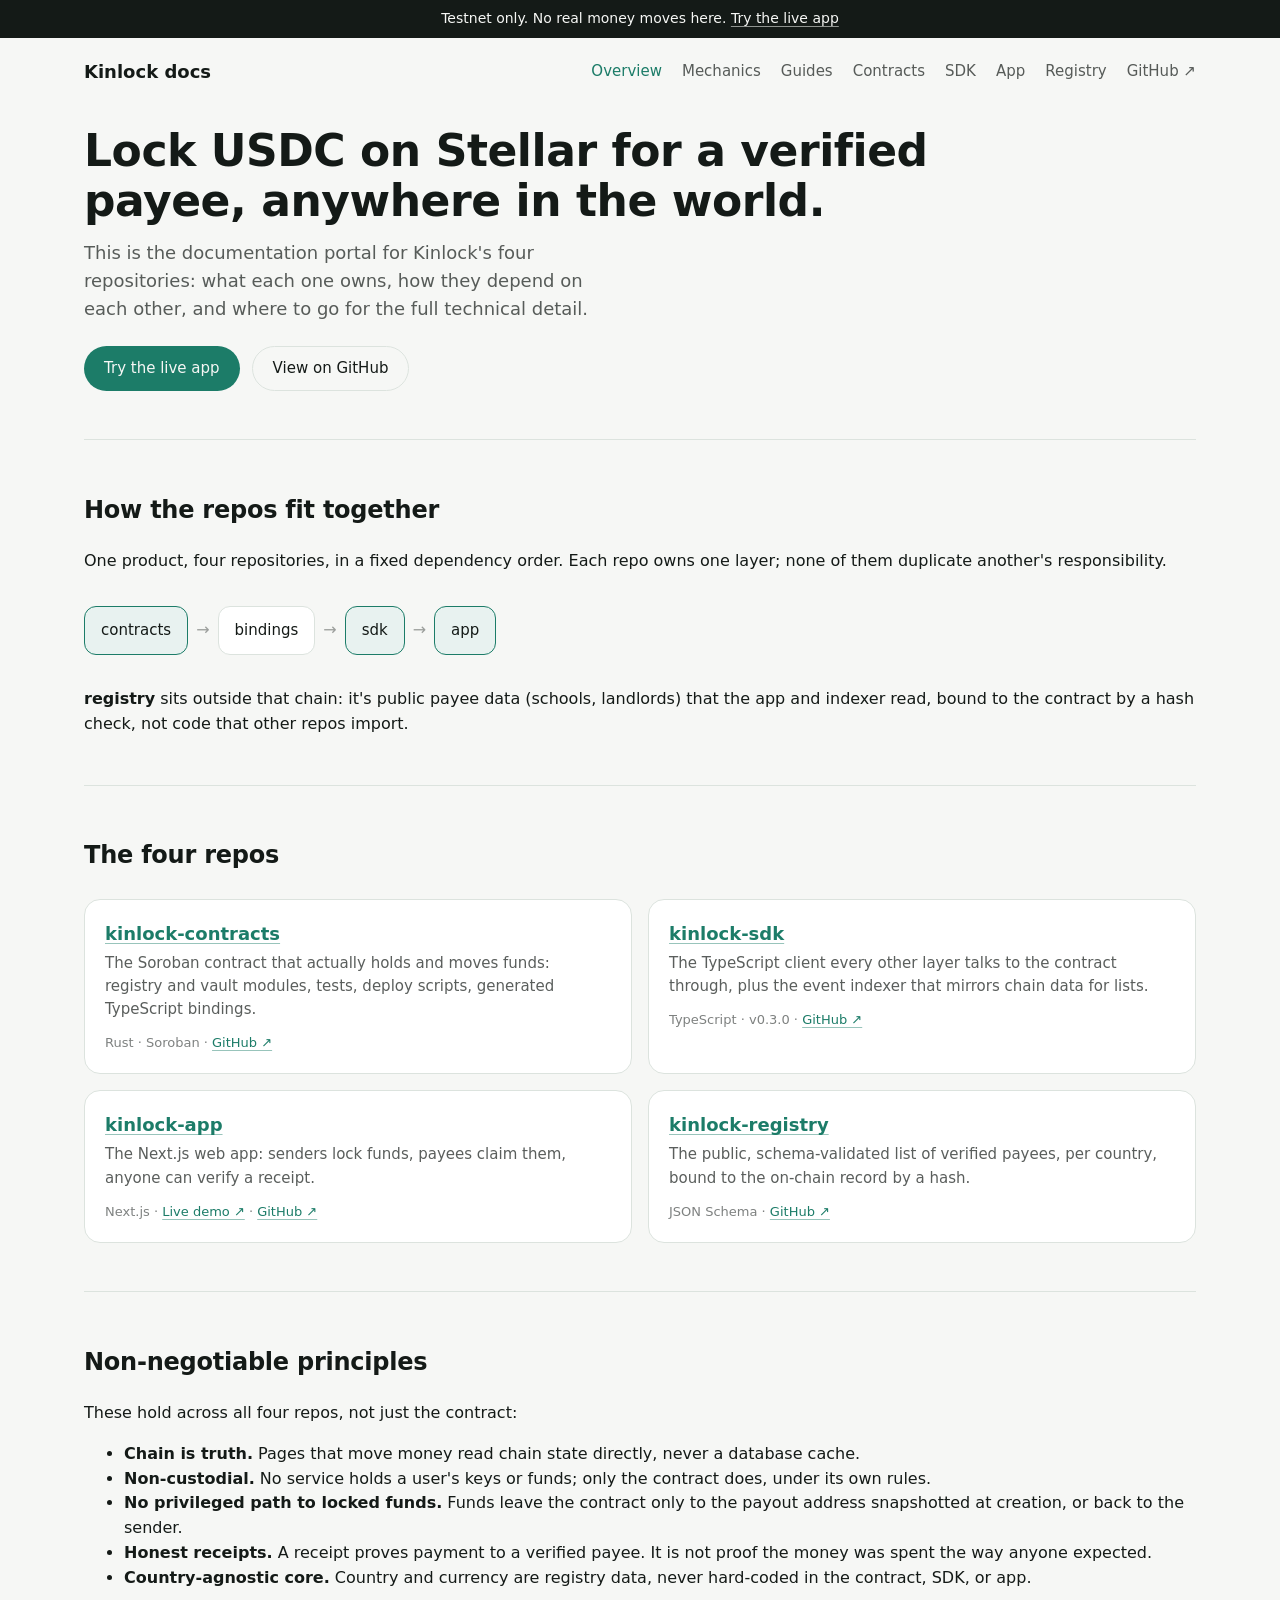
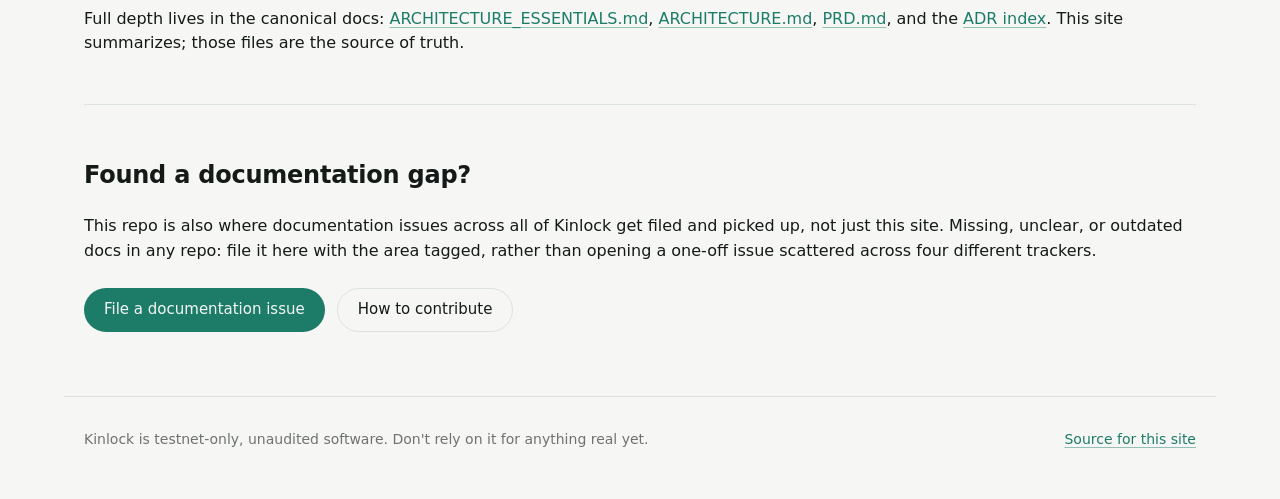
<file: index.html>
<!doctype html>
<html lang="en">
<head>
<meta charset="utf-8" />
<meta name="viewport" content="width=device-width, initial-scale=1" />
<title>Kinlock docs</title>
<meta name="description" content="How Kinlock's four repos fit together: contracts, SDK, app, and registry." />
<link rel="icon" href="favicon.svg" type="image/svg+xml" />
<link rel="icon" href="favicon-32.png" sizes="32x32" type="image/png" />
<link rel="apple-touch-icon" href="apple-touch-icon.png" />
<link rel="stylesheet" href="styles.css" />
</head>
<body>
<div class="banner">Testnet only. No real money moves here. <a href="https://kinlock-app.vercel.app">Try the live app</a></div>
<header class="site">
  <a class="brand" href="index.html">Kinlock docs</a>
  <button type="button" class="nav-toggle" aria-expanded="false" aria-controls="site-nav" aria-label="Open menu">
    <span></span><span></span><span></span>
  </button>
  <nav class="site" id="site-nav">
    <a href="index.html" aria-current="page">Overview</a>
    <a href="mechanics.html">Mechanics</a>
    <a href="guides.html">Guides</a>
    <a href="contracts.html">Contracts</a>
    <a href="sdk.html">SDK</a>
    <a href="app.html">App</a>
    <a href="registry.html">Registry</a>
    <a href="https://github.com/Kinlock-Org">GitHub ↗</a>
  </nav>
</header>
<main>
  <section class="hero">
    <h1 class="reveal">Lock USDC on Stellar for a verified payee, anywhere in the world.</h1>
    <p class="lede reveal reveal-1">
      This is the documentation portal for Kinlock's four repositories: what each one owns, how
      they depend on each other, and where to go for the full technical detail.
    </p>
    <div class="cta-row reveal reveal-2">
      <a class="btn primary" href="https://kinlock-app.vercel.app">Try the live app</a>
      <a class="btn ghost" href="https://github.com/Kinlock-Org">View on GitHub</a>
    </div>
  </section>

  <section>
    <h2>How the repos fit together</h2>
    <p>
      One product, four repositories, in a fixed dependency order. Each repo owns one layer; none
      of them duplicate another's responsibility.
    </p>
    <div class="flow" aria-hidden="true">
      <div class="node emphasis">contracts</div>
      <div class="arrow">&rarr;</div>
      <div class="node">bindings</div>
      <div class="arrow">&rarr;</div>
      <div class="node emphasis">sdk</div>
      <div class="arrow">&rarr;</div>
      <div class="node emphasis">app</div>
    </div>
    <p>
      <strong>registry</strong> sits outside that chain: it's public payee data (schools,
      landlords) that the app and indexer read, bound to the contract by a hash check, not code
      that other repos import.
    </p>
  </section>

  <section>
    <h2>The four repos</h2>
    <div class="repo-grid">
      <div class="card">
        <h3><a href="contracts.html">kinlock-contracts</a></h3>
        <p>The Soroban contract that actually holds and moves funds: registry and vault modules, tests, deploy scripts, generated TypeScript bindings.</p>
        <div class="meta">Rust &middot; Soroban &middot; <a href="https://github.com/Kinlock-Org/kinlock-contracts">GitHub ↗</a></div>
      </div>
      <div class="card">
        <h3><a href="sdk.html">kinlock-sdk</a></h3>
        <p>The TypeScript client every other layer talks to the contract through, plus the event indexer that mirrors chain data for lists.</p>
        <div class="meta">TypeScript &middot; v0.3.0 &middot; <a href="https://github.com/Kinlock-Org/kinlock-sdk">GitHub ↗</a></div>
      </div>
      <div class="card">
        <h3><a href="app.html">kinlock-app</a></h3>
        <p>The Next.js web app: senders lock funds, payees claim them, anyone can verify a receipt.</p>
        <div class="meta">Next.js &middot; <a href="https://kinlock-app.vercel.app">Live demo ↗</a> &middot; <a href="https://github.com/Kinlock-Org/kinlock-app">GitHub ↗</a></div>
      </div>
      <div class="card">
        <h3><a href="registry.html">kinlock-registry</a></h3>
        <p>The public, schema-validated list of verified payees, per country, bound to the on-chain record by a hash.</p>
        <div class="meta">JSON Schema &middot; <a href="https://github.com/Kinlock-Org/kinlock-registry">GitHub ↗</a></div>
      </div>
    </div>
  </section>

  <section>
    <h2>Non-negotiable principles</h2>
    <p>These hold across all four repos, not just the contract:</p>
    <ul>
      <li><strong>Chain is truth.</strong> Pages that move money read chain state directly, never a database cache.</li>
      <li><strong>Non-custodial.</strong> No service holds a user's keys or funds; only the contract does, under its own rules.</li>
      <li><strong>No privileged path to locked funds.</strong> Funds leave the contract only to the payout address snapshotted at creation, or back to the sender.</li>
      <li><strong>Honest receipts.</strong> A receipt proves payment to a verified payee. It is not proof the money was spent the way anyone expected.</li>
      <li><strong>Country-agnostic core.</strong> Country and currency are registry data, never hard-coded in the contract, SDK, or app.</li>
    </ul>
    <p>
      Full depth lives in the canonical docs:
      <a href="https://github.com/Kinlock-Org/.github/blob/main/docs/ARCHITECTURE_ESSENTIALS.md">ARCHITECTURE_ESSENTIALS.md</a>,
      <a href="https://github.com/Kinlock-Org/.github/blob/main/docs/ARCHITECTURE.md">ARCHITECTURE.md</a>,
      <a href="https://github.com/Kinlock-Org/.github/blob/main/docs/PRD.md">PRD.md</a>, and the
      <a href="https://github.com/Kinlock-Org/.github/tree/main/docs/adr">ADR index</a>. This site
      summarizes; those files are the source of truth.
    </p>
  </section>

  <section>
    <h2>Found a documentation gap?</h2>
    <p>
      This repo is also where documentation issues across all of Kinlock get filed and picked up,
      not just this site. Missing, unclear, or outdated docs in any repo: file it here with the
      area tagged, rather than opening a one-off issue scattered across four different trackers.
    </p>
    <div class="cta-row">
      <a class="btn primary" href="https://github.com/Kinlock-Org/Kinlock-Org.github.io/issues/new/choose">File a documentation issue</a>
      <a class="btn ghost" href="https://github.com/Kinlock-Org/Kinlock-Org.github.io/blob/main/CONTRIBUTING.md">How to contribute</a>
    </div>
  </section>
</main>
<footer class="site">
  <span>Kinlock is testnet-only, unaudited software. Don't rely on it for anything real yet.</span>
  <span><a href="https://github.com/Kinlock-Org/Kinlock-Org.github.io">Source for this site</a></span>
</footer>
<script src="nav.js" defer></script>
</body>
</html>
</file>
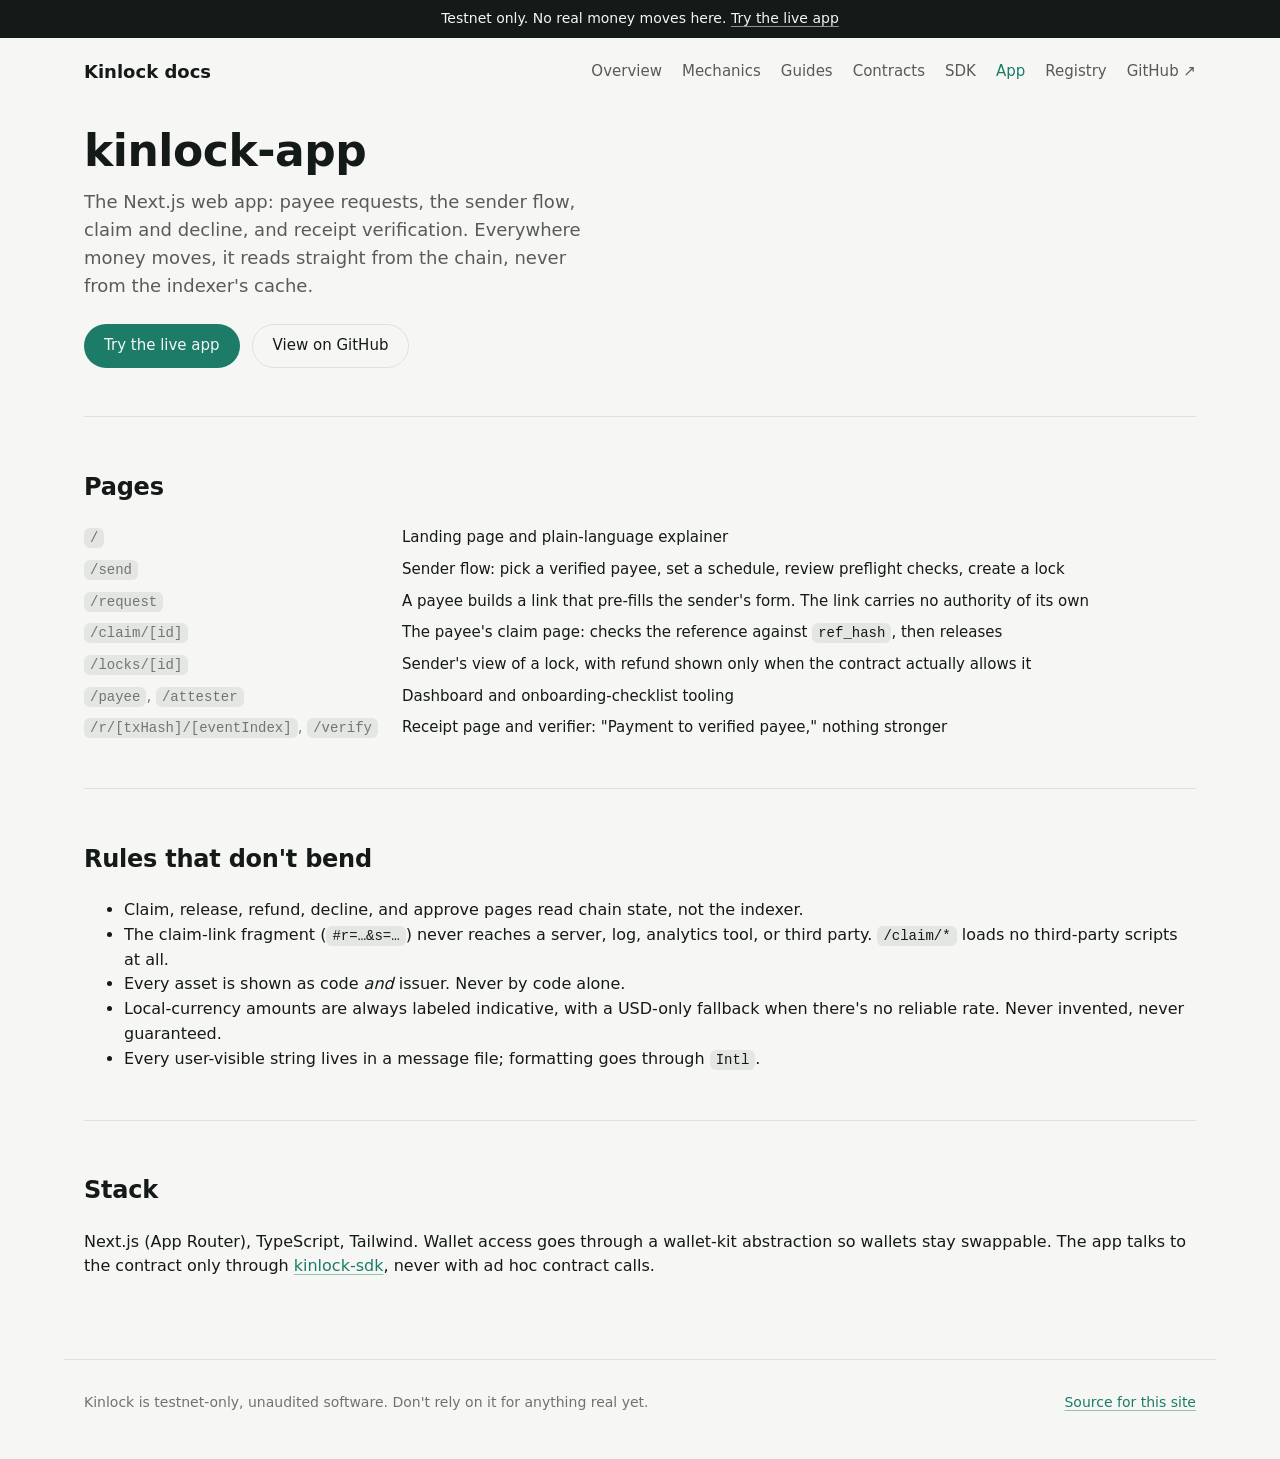
<file: app.html>
<!doctype html>
<html lang="en">
<head>
<meta charset="utf-8" />
<meta name="viewport" content="width=device-width, initial-scale=1" />
<title>kinlock-app &middot; Kinlock docs</title>
<meta name="description" content="The Next.js web app for sending, claiming, and verifying Kinlock payments." />
<link rel="icon" href="favicon.svg" type="image/svg+xml" />
<link rel="icon" href="favicon-32.png" sizes="32x32" type="image/png" />
<link rel="apple-touch-icon" href="apple-touch-icon.png" />
<link rel="stylesheet" href="styles.css" />
</head>
<body>
<div class="banner">Testnet only. No real money moves here. <a href="https://kinlock-app.vercel.app">Try the live app</a></div>
<header class="site">
  <a class="brand" href="index.html">Kinlock docs</a>
  <button type="button" class="nav-toggle" aria-expanded="false" aria-controls="site-nav" aria-label="Open menu">
    <span></span><span></span><span></span>
  </button>
  <nav class="site" id="site-nav">
    <a href="index.html">Overview</a>
    <a href="mechanics.html">Mechanics</a>
    <a href="guides.html">Guides</a>
    <a href="contracts.html">Contracts</a>
    <a href="sdk.html">SDK</a>
    <a href="app.html" aria-current="page">App</a>
    <a href="registry.html">Registry</a>
    <a href="https://github.com/Kinlock-Org">GitHub ↗</a>
  </nav>
</header>
<main>
  <section class="hero">
    <h1>kinlock-app</h1>
    <p class="lede">
      The Next.js web app: payee requests, the sender flow, claim and decline, and receipt
      verification. Everywhere money moves, it reads straight from the chain, never from the
      indexer's cache.
    </p>
    <div class="cta-row">
      <a class="btn primary" href="https://kinlock-app.vercel.app">Try the live app</a>
      <a class="btn ghost" href="https://github.com/Kinlock-Org/kinlock-app">View on GitHub</a>
    </div>
  </section>

  <section>
    <h2>Pages</h2>
    <dl class="facts">
      <dt><code>/</code></dt>
      <dd>Landing page and plain-language explainer</dd>
      <dt><code>/send</code></dt>
      <dd>Sender flow: pick a verified payee, set a schedule, review preflight checks, create a lock</dd>
      <dt><code>/request</code></dt>
      <dd>A payee builds a link that pre-fills the sender's form. The link carries no authority of its own</dd>
      <dt><code>/claim/[id]</code></dt>
      <dd>The payee's claim page: checks the reference against <code>ref_hash</code>, then releases</dd>
      <dt><code>/locks/[id]</code></dt>
      <dd>Sender's view of a lock, with refund shown only when the contract actually allows it</dd>
      <dt><code>/payee</code>, <code>/attester</code></dt>
      <dd>Dashboard and onboarding-checklist tooling</dd>
      <dt><code>/r/[txHash]/[eventIndex]</code>, <code>/verify</code></dt>
      <dd>Receipt page and verifier: "Payment to verified payee," nothing stronger</dd>
    </dl>
  </section>

  <section>
    <h2>Rules that don't bend</h2>
    <ul>
      <li>Claim, release, refund, decline, and approve pages read chain state, not the indexer.</li>
      <li>The claim-link fragment (<code>#r=&hellip;&amp;s=&hellip;</code>) never reaches a server, log, analytics tool, or third party. <code>/claim/*</code> loads no third-party scripts at all.</li>
      <li>Every asset is shown as code <em>and</em> issuer. Never by code alone.</li>
      <li>Local-currency amounts are always labeled indicative, with a USD-only fallback when there's no reliable rate. Never invented, never guaranteed.</li>
      <li>Every user-visible string lives in a message file; formatting goes through <code>Intl</code>.</li>
    </ul>
  </section>

  <section>
    <h2>Stack</h2>
    <p>Next.js (App Router), TypeScript, Tailwind. Wallet access goes through a wallet-kit abstraction so wallets stay swappable. The app talks to the contract only through <a href="sdk.html">kinlock-sdk</a>, never with ad hoc contract calls.</p>
  </section>
</main>
<footer class="site">
  <span>Kinlock is testnet-only, unaudited software. Don't rely on it for anything real yet.</span>
  <span><a href="https://github.com/Kinlock-Org/Kinlock-Org.github.io">Source for this site</a></span>
</footer>
<script src="nav.js" defer></script>
</body>
</html>
</file>
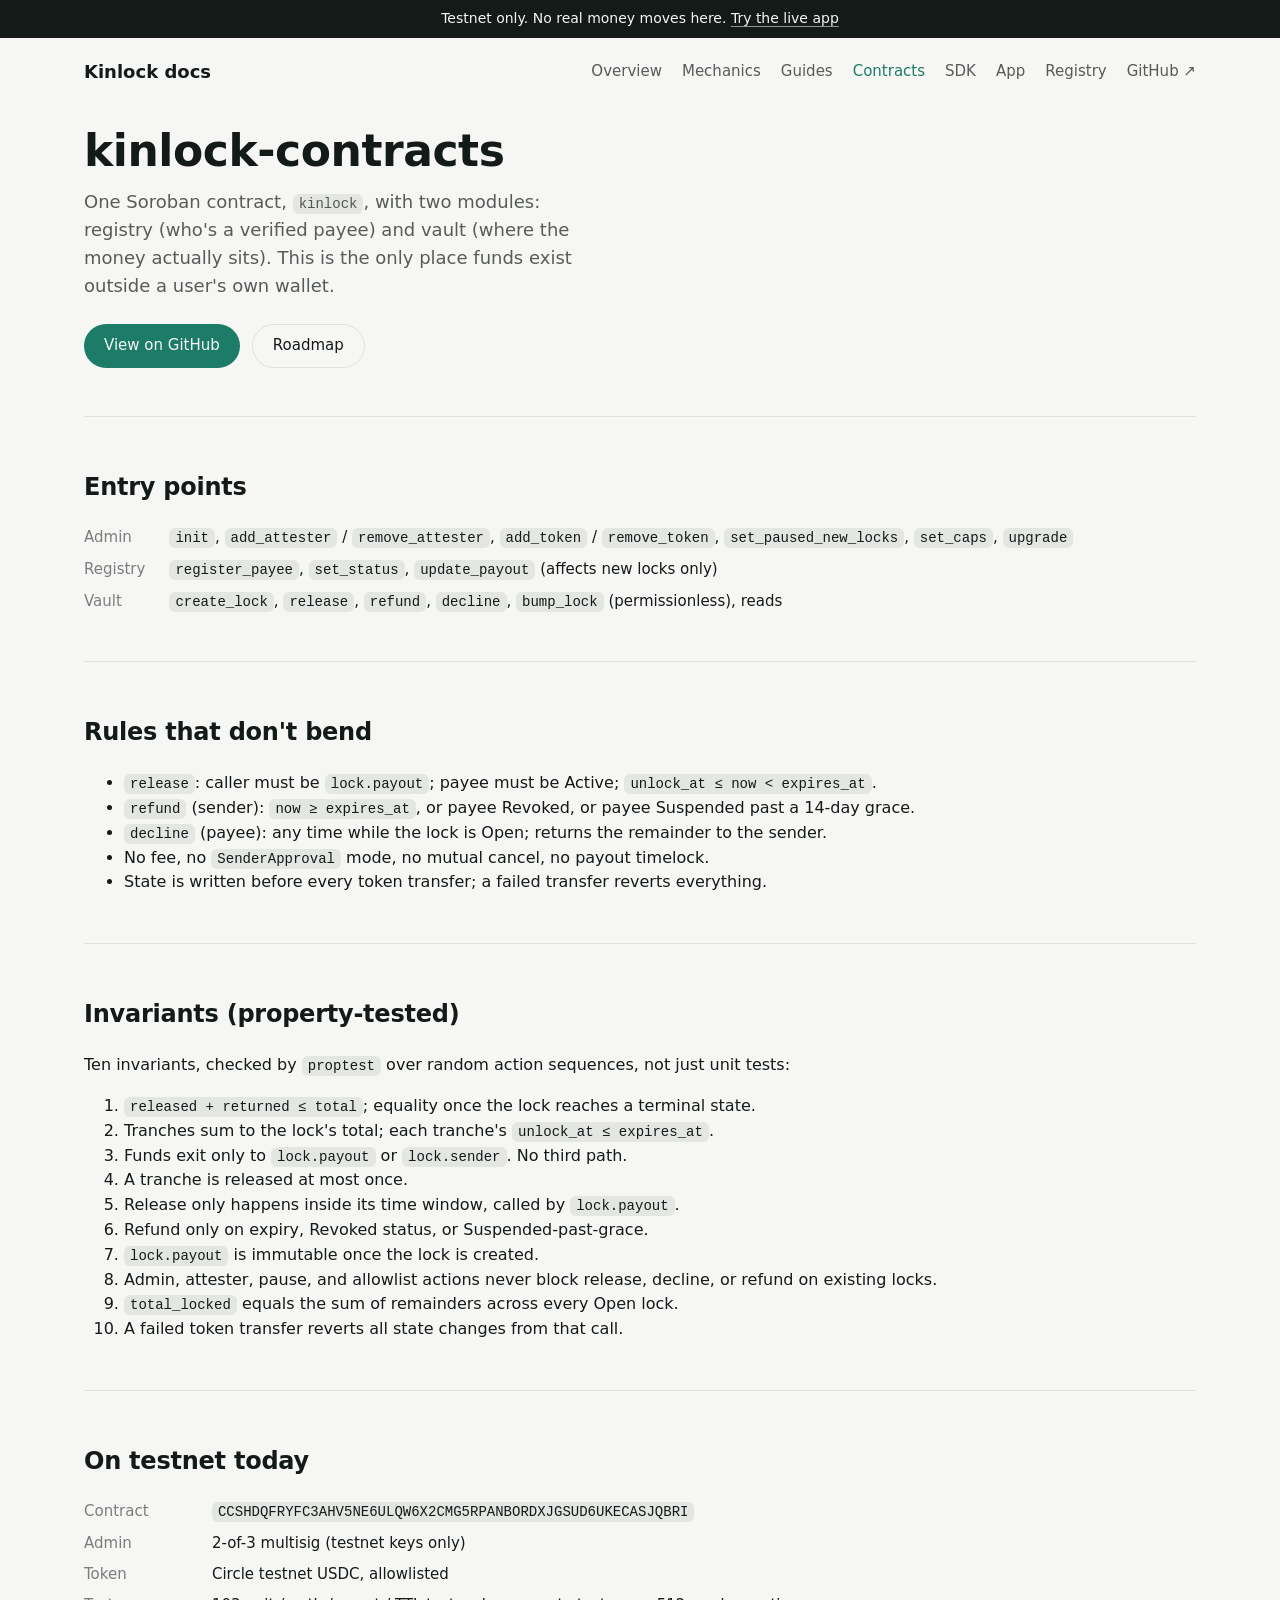
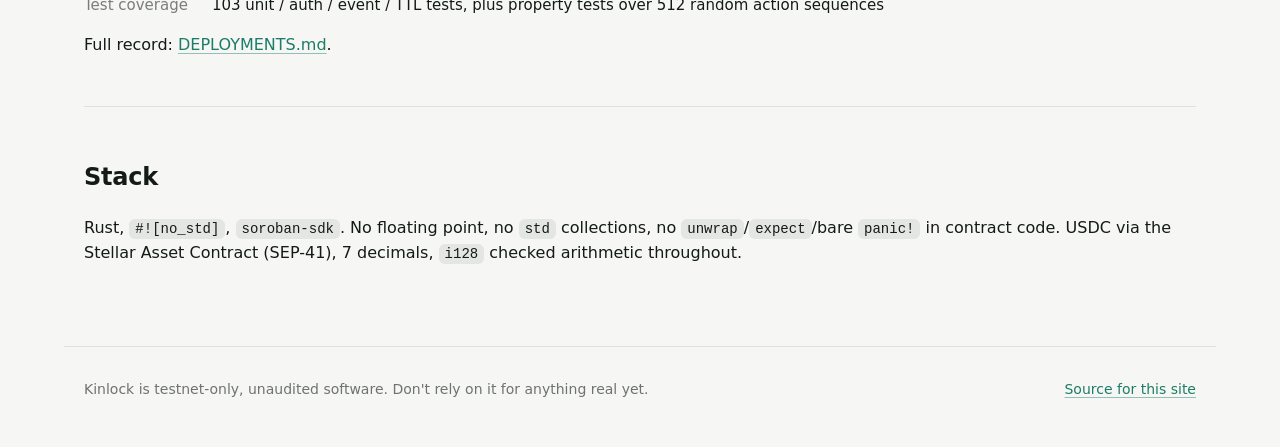
<file: contracts.html>
<!doctype html>
<html lang="en">
<head>
<meta charset="utf-8" />
<meta name="viewport" content="width=device-width, initial-scale=1" />
<title>kinlock-contracts &middot; Kinlock docs</title>
<meta name="description" content="The Soroban contract that holds and moves Kinlock's locked funds." />
<link rel="icon" href="favicon.svg" type="image/svg+xml" />
<link rel="icon" href="favicon-32.png" sizes="32x32" type="image/png" />
<link rel="apple-touch-icon" href="apple-touch-icon.png" />
<link rel="stylesheet" href="styles.css" />
</head>
<body>
<div class="banner">Testnet only. No real money moves here. <a href="https://kinlock-app.vercel.app">Try the live app</a></div>
<header class="site">
  <a class="brand" href="index.html">Kinlock docs</a>
  <button type="button" class="nav-toggle" aria-expanded="false" aria-controls="site-nav" aria-label="Open menu">
    <span></span><span></span><span></span>
  </button>
  <nav class="site" id="site-nav">
    <a href="index.html">Overview</a>
    <a href="mechanics.html">Mechanics</a>
    <a href="guides.html">Guides</a>
    <a href="contracts.html" aria-current="page">Contracts</a>
    <a href="sdk.html">SDK</a>
    <a href="app.html">App</a>
    <a href="registry.html">Registry</a>
    <a href="https://github.com/Kinlock-Org">GitHub ↗</a>
  </nav>
</header>
<main>
  <section class="hero">
    <h1>kinlock-contracts</h1>
    <p class="lede">
      One Soroban contract, <code>kinlock</code>, with two modules: registry (who's a verified
      payee) and vault (where the money actually sits). This is the only place funds exist outside
      a user's own wallet.
    </p>
    <div class="cta-row">
      <a class="btn primary" href="https://github.com/Kinlock-Org/kinlock-contracts">View on GitHub</a>
      <a class="btn ghost" href="https://github.com/Kinlock-Org/kinlock-contracts/blob/main/ROADMAP.md">Roadmap</a>
    </div>
  </section>

  <section>
    <h2>Entry points</h2>
    <dl class="facts">
      <dt>Admin</dt>
      <dd><code>init</code>, <code>add_attester</code> / <code>remove_attester</code>, <code>add_token</code> / <code>remove_token</code>, <code>set_paused_new_locks</code>, <code>set_caps</code>, <code>upgrade</code></dd>
      <dt>Registry</dt>
      <dd><code>register_payee</code>, <code>set_status</code>, <code>update_payout</code> (affects new locks only)</dd>
      <dt>Vault</dt>
      <dd><code>create_lock</code>, <code>release</code>, <code>refund</code>, <code>decline</code>, <code>bump_lock</code> (permissionless), reads</dd>
    </dl>
  </section>

  <section>
    <h2>Rules that don't bend</h2>
    <ul>
      <li><code>release</code>: caller must be <code>lock.payout</code>; payee must be Active; <code>unlock_at &le; now &lt; expires_at</code>.</li>
      <li><code>refund</code> (sender): <code>now &ge; expires_at</code>, or payee Revoked, or payee Suspended past a 14-day grace.</li>
      <li><code>decline</code> (payee): any time while the lock is Open; returns the remainder to the sender.</li>
      <li>No fee, no <code>SenderApproval</code> mode, no mutual cancel, no payout timelock.</li>
      <li>State is written before every token transfer; a failed transfer reverts everything.</li>
    </ul>
  </section>

  <section>
    <h2>Invariants (property-tested)</h2>
    <p>Ten invariants, checked by <code>proptest</code> over random action sequences, not just unit tests:</p>
    <ol>
      <li><code>released + returned &le; total</code>; equality once the lock reaches a terminal state.</li>
      <li>Tranches sum to the lock's total; each tranche's <code>unlock_at &le; expires_at</code>.</li>
      <li>Funds exit only to <code>lock.payout</code> or <code>lock.sender</code>. No third path.</li>
      <li>A tranche is released at most once.</li>
      <li>Release only happens inside its time window, called by <code>lock.payout</code>.</li>
      <li>Refund only on expiry, Revoked status, or Suspended-past-grace.</li>
      <li><code>lock.payout</code> is immutable once the lock is created.</li>
      <li>Admin, attester, pause, and allowlist actions never block release, decline, or refund on existing locks.</li>
      <li><code>total_locked</code> equals the sum of remainders across every Open lock.</li>
      <li>A failed token transfer reverts all state changes from that call.</li>
    </ol>
  </section>

  <section>
    <h2>On testnet today</h2>
    <dl class="facts">
      <dt>Contract</dt>
      <dd><code>CCSHDQFRYFC3AHV5NE6ULQW6X2CMG5RPANBORDXJGSUD6UKECASJQBRI</code></dd>
      <dt>Admin</dt>
      <dd>2-of-3 multisig (testnet keys only)</dd>
      <dt>Token</dt>
      <dd>Circle testnet USDC, allowlisted</dd>
      <dt>Test coverage</dt>
      <dd>103 unit / auth / event / TTL tests, plus property tests over 512 random action sequences</dd>
    </dl>
    <p>Full record: <a href="https://github.com/Kinlock-Org/kinlock-contracts/blob/main/DEPLOYMENTS.md">DEPLOYMENTS.md</a>.</p>
  </section>

  <section>
    <h2>Stack</h2>
    <p>Rust, <code>#![no_std]</code>, <code>soroban-sdk</code>. No floating point, no <code>std</code> collections, no <code>unwrap</code>/<code>expect</code>/bare <code>panic!</code> in contract code. USDC via the Stellar Asset Contract (SEP-41), 7 decimals, <code>i128</code> checked arithmetic throughout.</p>
  </section>
</main>
<footer class="site">
  <span>Kinlock is testnet-only, unaudited software. Don't rely on it for anything real yet.</span>
  <span><a href="https://github.com/Kinlock-Org/Kinlock-Org.github.io">Source for this site</a></span>
</footer>
<script src="nav.js" defer></script>
</body>
</html>
</file>
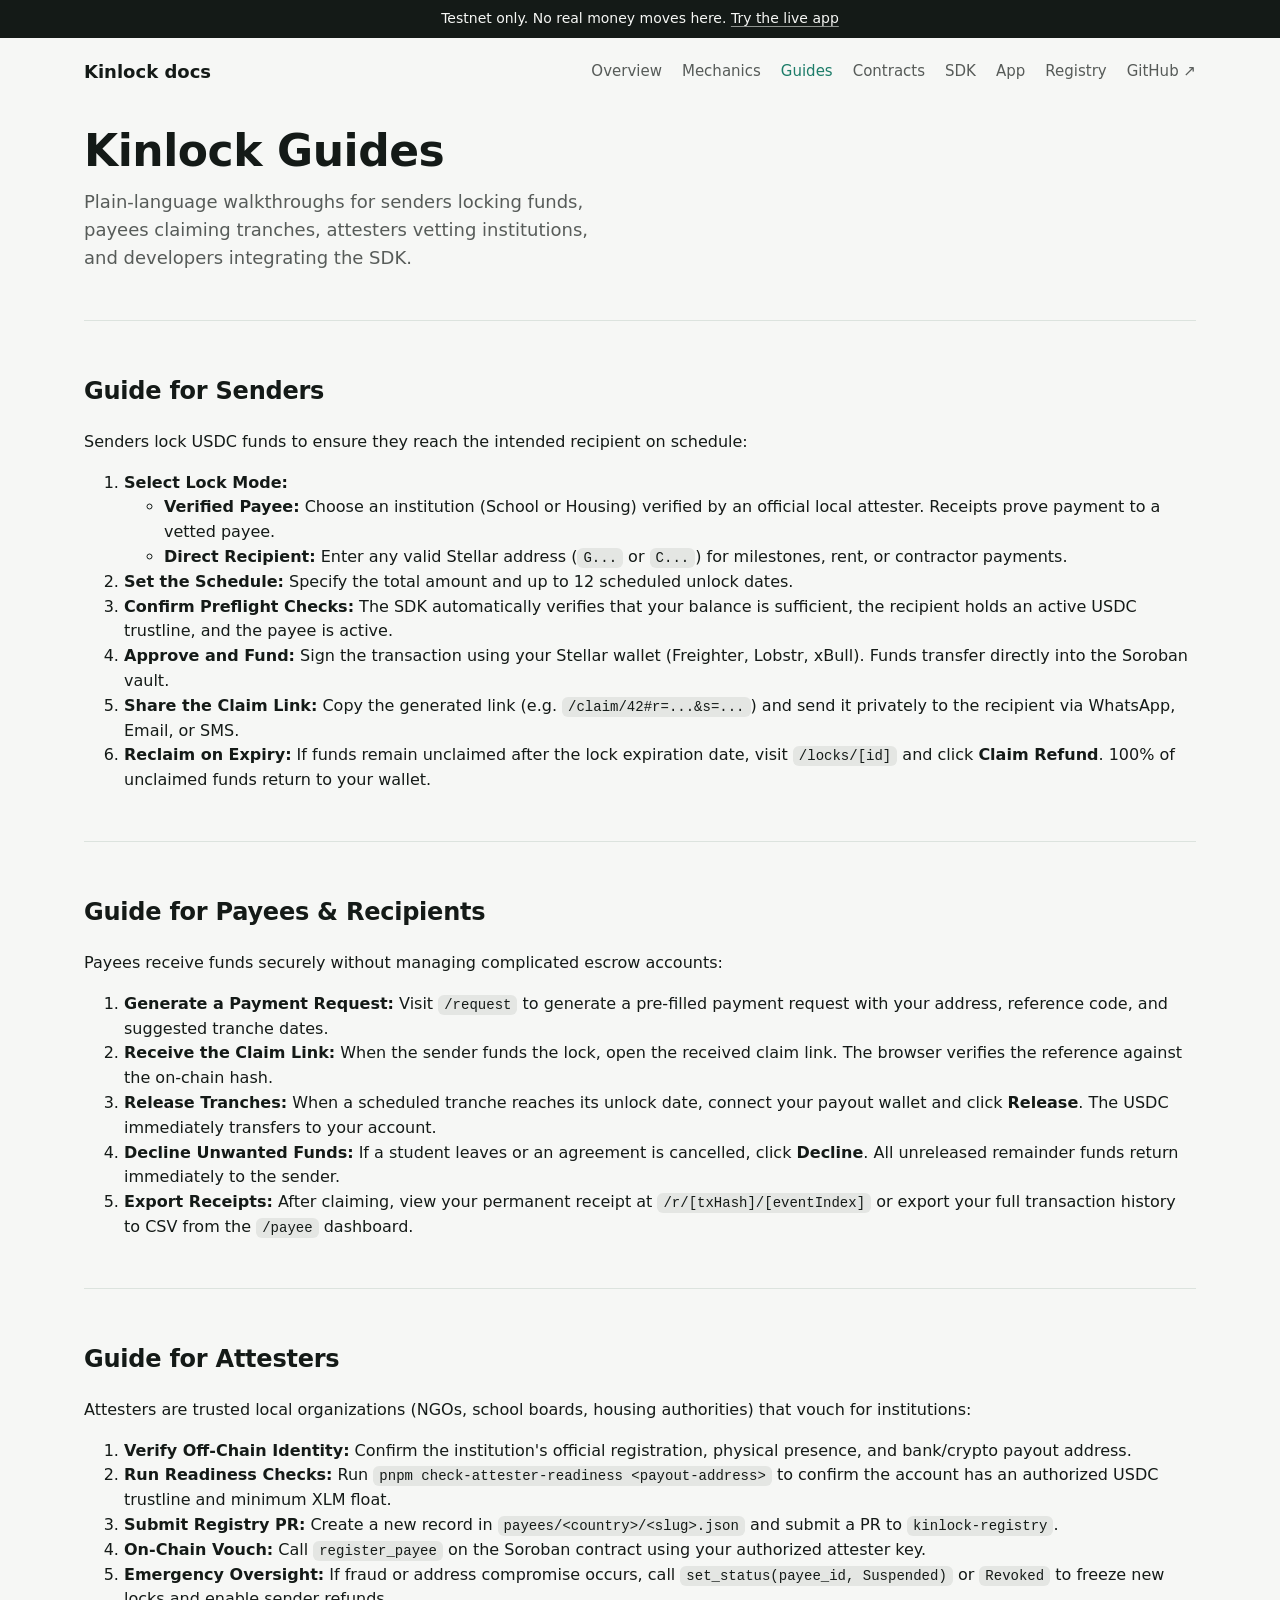
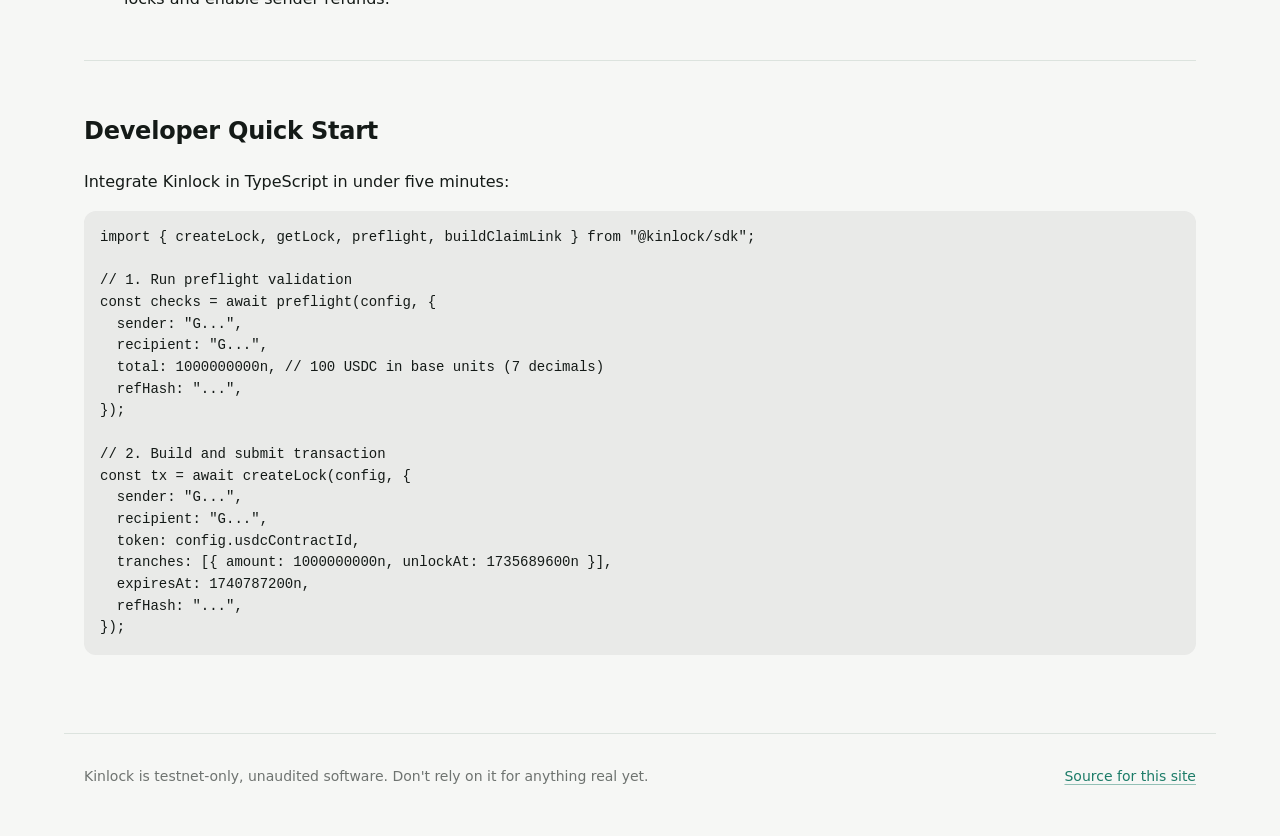
<file: guides.html>
<!doctype html>
<html lang="en">
<head>
<meta charset="utf-8" />
<meta name="viewport" content="width=device-width, initial-scale=1" />
<title>User &amp; Developer Guides &middot; Kinlock docs</title>
<meta name="description" content="Step-by-step guides for senders, payees, attesters, and developers using Kinlock." />
<link rel="icon" href="favicon.svg" type="image/svg+xml" />
<link rel="icon" href="favicon-32.png" sizes="32x32" type="image/png" />
<link rel="apple-touch-icon" href="apple-touch-icon.png" />
<link rel="stylesheet" href="styles.css" />
</head>
<body>
<div class="banner">Testnet only. No real money moves here. <a href="https://kinlock-app.vercel.app">Try the live app</a></div>
<header class="site">
  <a class="brand" href="index.html">Kinlock docs</a>
  <button type="button" class="nav-toggle" aria-expanded="false" aria-controls="site-nav" aria-label="Open menu">
    <span></span><span></span><span></span>
  </button>
  <nav class="site" id="site-nav">
    <a href="index.html">Overview</a>
    <a href="mechanics.html">Mechanics</a>
    <a href="guides.html" aria-current="page">Guides</a>
    <a href="contracts.html">Contracts</a>
    <a href="sdk.html">SDK</a>
    <a href="app.html">App</a>
    <a href="registry.html">Registry</a>
    <a href="https://github.com/Kinlock-Org">GitHub ↗</a>
  </nav>
</header>
<main>
  <section class="hero">
    <h1>Kinlock Guides</h1>
    <p class="lede">
      Plain-language walkthroughs for senders locking funds, payees claiming tranches,
      attesters vetting institutions, and developers integrating the SDK.
    </p>
  </section>

  <section>
    <h2>Guide for Senders</h2>
    <p>
      Senders lock USDC funds to ensure they reach the intended recipient on schedule:
    </p>
    <ol>
      <li><strong>Select Lock Mode:</strong>
        <ul>
          <li><strong>Verified Payee:</strong> Choose an institution (School or Housing) verified by an official local attester. Receipts prove payment to a vetted payee.</li>
          <li><strong>Direct Recipient:</strong> Enter any valid Stellar address (<code>G...</code> or <code>C...</code>) for milestones, rent, or contractor payments.</li>
        </ul>
      </li>
      <li><strong>Set the Schedule:</strong> Specify the total amount and up to 12 scheduled unlock dates.</li>
      <li><strong>Confirm Preflight Checks:</strong> The SDK automatically verifies that your balance is sufficient, the recipient holds an active USDC trustline, and the payee is active.</li>
      <li><strong>Approve and Fund:</strong> Sign the transaction using your Stellar wallet (Freighter, Lobstr, xBull). Funds transfer directly into the Soroban vault.</li>
      <li><strong>Share the Claim Link:</strong> Copy the generated link (e.g. <code>/claim/42#r=...&amp;s=...</code>) and send it privately to the recipient via WhatsApp, Email, or SMS.</li>
      <li><strong>Reclaim on Expiry:</strong> If funds remain unclaimed after the lock expiration date, visit <code>/locks/[id]</code> and click <strong>Claim Refund</strong>. 100% of unclaimed funds return to your wallet.</li>
    </ol>
  </section>

  <section>
    <h2>Guide for Payees &amp; Recipients</h2>
    <p>
      Payees receive funds securely without managing complicated escrow accounts:
    </p>
    <ol>
      <li><strong>Generate a Payment Request:</strong> Visit <code>/request</code> to generate a pre-filled payment request with your address, reference code, and suggested tranche dates.</li>
      <li><strong>Receive the Claim Link:</strong> When the sender funds the lock, open the received claim link. The browser verifies the reference against the on-chain hash.</li>
      <li><strong>Release Tranches:</strong> When a scheduled tranche reaches its unlock date, connect your payout wallet and click <strong>Release</strong>. The USDC immediately transfers to your account.</li>
      <li><strong>Decline Unwanted Funds:</strong> If a student leaves or an agreement is cancelled, click <strong>Decline</strong>. All unreleased remainder funds return immediately to the sender.</li>
      <li><strong>Export Receipts:</strong> After claiming, view your permanent receipt at <code>/r/[txHash]/[eventIndex]</code> or export your full transaction history to CSV from the <code>/payee</code> dashboard.</li>
    </ol>
  </section>

  <section>
    <h2>Guide for Attesters</h2>
    <p>
      Attesters are trusted local organizations (NGOs, school boards, housing authorities) that vouch for institutions:
    </p>
    <ol>
      <li><strong>Verify Off-Chain Identity:</strong> Confirm the institution's official registration, physical presence, and bank/crypto payout address.</li>
      <li><strong>Run Readiness Checks:</strong> Run <code>pnpm check-attester-readiness &lt;payout-address&gt;</code> to confirm the account has an authorized USDC trustline and minimum XLM float.</li>
      <li><strong>Submit Registry PR:</strong> Create a new record in <code>payees/&lt;country&gt;/&lt;slug&gt;.json</code> and submit a PR to <code>kinlock-registry</code>.</li>
      <li><strong>On-Chain Vouch:</strong> Call <code>register_payee</code> on the Soroban contract using your authorized attester key.</li>
      <li><strong>Emergency Oversight:</strong> If fraud or address compromise occurs, call <code>set_status(payee_id, Suspended)</code> or <code>Revoked</code> to freeze new locks and enable sender refunds.</li>
    </ol>
  </section>

  <section>
    <h2>Developer Quick Start</h2>
    <p>Integrate Kinlock in TypeScript in under five minutes:</p>
    <pre><code>import { createLock, getLock, preflight, buildClaimLink } from "@kinlock/sdk";

// 1. Run preflight validation
const checks = await preflight(config, {
  sender: "G...",
  recipient: "G...",
  total: 1000000000n, // 100 USDC in base units (7 decimals)
  refHash: "...",
});

// 2. Build and submit transaction
const tx = await createLock(config, {
  sender: "G...",
  recipient: "G...",
  token: config.usdcContractId,
  tranches: [{ amount: 1000000000n, unlockAt: 1735689600n }],
  expiresAt: 1740787200n,
  refHash: "...",
});</code></pre>
  </section>
</main>
<footer class="site">
  <span>Kinlock is testnet-only, unaudited software. Don't rely on it for anything real yet.</span>
  <span><a href="https://github.com/Kinlock-Org/Kinlock-Org.github.io">Source for this site</a></span>
</footer>
<script src="nav.js" defer></script>
</body>
</html>
</file>
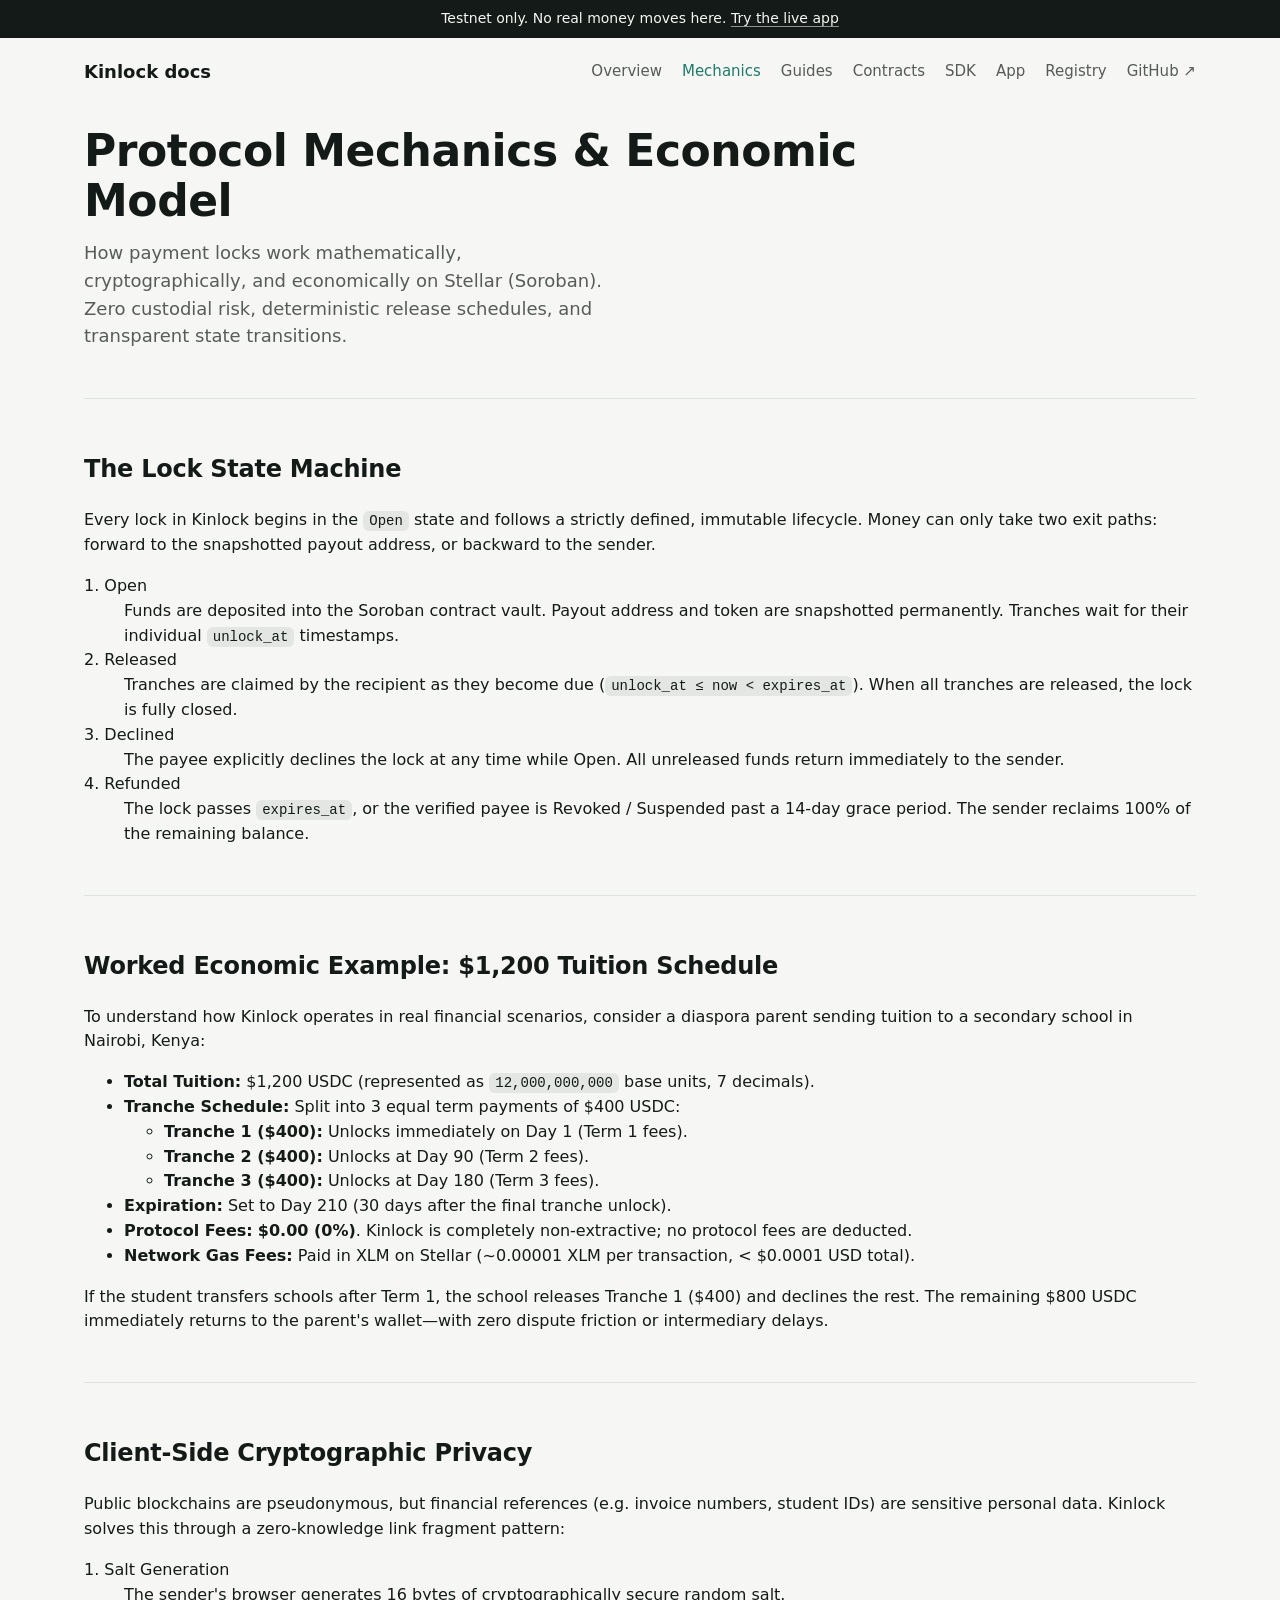
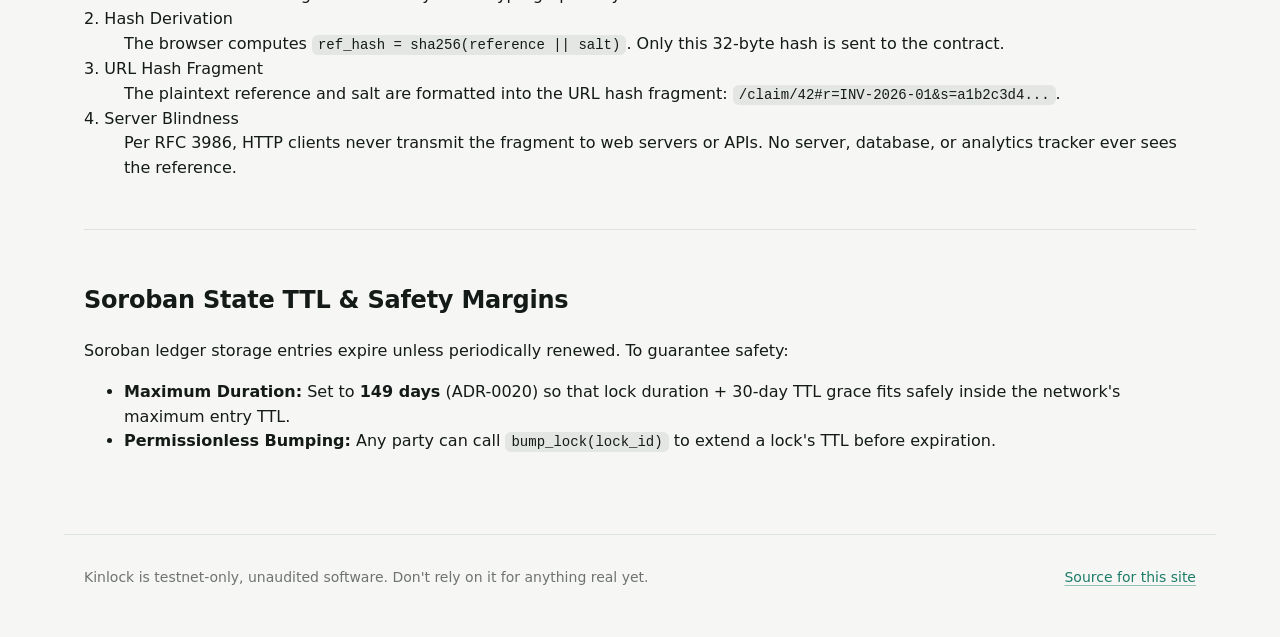
<file: mechanics.html>
<!doctype html>
<html lang="en">
<head>
<meta charset="utf-8" />
<meta name="viewport" content="width=device-width, initial-scale=1" />
<title>Protocol Mechanics &middot; Kinlock docs</title>
<meta name="description" content="Lifecycle, state machine, and economic model of Kinlock programmable payment locks." />
<link rel="icon" href="favicon.svg" type="image/svg+xml" />
<link rel="icon" href="favicon-32.png" sizes="32x32" type="image/png" />
<link rel="apple-touch-icon" href="apple-touch-icon.png" />
<link rel="stylesheet" href="styles.css" />
</head>
<body>
<div class="banner">Testnet only. No real money moves here. <a href="https://kinlock-app.vercel.app">Try the live app</a></div>
<header class="site">
  <a class="brand" href="index.html">Kinlock docs</a>
  <button type="button" class="nav-toggle" aria-expanded="false" aria-controls="site-nav" aria-label="Open menu">
    <span></span><span></span><span></span>
  </button>
  <nav class="site" id="site-nav">
    <a href="index.html">Overview</a>
    <a href="mechanics.html" aria-current="page">Mechanics</a>
    <a href="guides.html">Guides</a>
    <a href="contracts.html">Contracts</a>
    <a href="sdk.html">SDK</a>
    <a href="app.html">App</a>
    <a href="registry.html">Registry</a>
    <a href="https://github.com/Kinlock-Org">GitHub ↗</a>
  </nav>
</header>
<main>
  <section class="hero">
    <h1>Protocol Mechanics & Economic Model</h1>
    <p class="lede">
      How payment locks work mathematically, cryptographically, and economically on Stellar (Soroban).
      Zero custodial risk, deterministic release schedules, and transparent state transitions.
    </p>
  </section>

  <section>
    <h2>The Lock State Machine</h2>
    <p>
      Every lock in Kinlock begins in the <code>Open</code> state and follows a strictly defined,
      immutable lifecycle. Money can only take two exit paths: forward to the snapshotted payout address,
      or backward to the sender.
    </p>
    <div class="facts">
      <dt>1. Open</dt>
      <dd>Funds are deposited into the Soroban contract vault. Payout address and token are snapshotted permanently. Tranches wait for their individual <code>unlock_at</code> timestamps.</dd>
      <dt>2. Released</dt>
      <dd>Tranches are claimed by the recipient as they become due (<code>unlock_at &le; now &lt; expires_at</code>). When all tranches are released, the lock is fully closed.</dd>
      <dt>3. Declined</dt>
      <dd>The payee explicitly declines the lock at any time while Open. All unreleased funds return immediately to the sender.</dd>
      <dt>4. Refunded</dt>
      <dd>The lock passes <code>expires_at</code>, or the verified payee is Revoked / Suspended past a 14-day grace period. The sender reclaims 100% of the remaining balance.</dd>
    </div>
  </section>

  <section>
    <h2>Worked Economic Example: $1,200 Tuition Schedule</h2>
    <p>
      To understand how Kinlock operates in real financial scenarios, consider a diaspora parent sending
      tuition to a secondary school in Nairobi, Kenya:
    </p>
    <ul>
      <li><strong>Total Tuition:</strong> $1,200 USDC (represented as <code>12,000,000,000</code> base units, 7 decimals).</li>
      <li><strong>Tranche Schedule:</strong> Split into 3 equal term payments of $400 USDC:
        <ul>
          <li><strong>Tranche 1 ($400):</strong> Unlocks immediately on Day 1 (Term 1 fees).</li>
          <li><strong>Tranche 2 ($400):</strong> Unlocks at Day 90 (Term 2 fees).</li>
          <li><strong>Tranche 3 ($400):</strong> Unlocks at Day 180 (Term 3 fees).</li>
        </ul>
      </li>
      <li><strong>Expiration:</strong> Set to Day 210 (30 days after the final tranche unlock).</li>
      <li><strong>Protocol Fees:</strong> <strong>$0.00 (0%)</strong>. Kinlock is completely non-extractive; no protocol fees are deducted.</li>
      <li><strong>Network Gas Fees:</strong> Paid in XLM on Stellar (~0.00001 XLM per transaction, &lt; $0.0001 USD total).</li>
    </ul>
    <p>
      If the student transfers schools after Term 1, the school releases Tranche 1 ($400) and declines the rest.
      The remaining $800 USDC immediately returns to the parent's wallet—with zero dispute friction or intermediary delays.
    </p>
  </section>

  <section>
    <h2>Client-Side Cryptographic Privacy</h2>
    <p>
      Public blockchains are pseudonymous, but financial references (e.g. invoice numbers, student IDs)
      are sensitive personal data. Kinlock solves this through a zero-knowledge link fragment pattern:
    </p>
    <div class="facts">
      <dt>1. Salt Generation</dt>
      <dd>The sender's browser generates 16 bytes of cryptographically secure random salt.</dd>
      <dt>2. Hash Derivation</dt>
      <dd>The browser computes <code>ref_hash = sha256(reference || salt)</code>. Only this 32-byte hash is sent to the contract.</dd>
      <dt>3. URL Hash Fragment</dt>
      <dd>The plaintext reference and salt are formatted into the URL hash fragment: <code>/claim/42#r=INV-2026-01&amp;s=a1b2c3d4...</code>.</dd>
      <dt>4. Server Blindness</dt>
      <dd>Per RFC 3986, HTTP clients never transmit the fragment to web servers or APIs. No server, database, or analytics tracker ever sees the reference.</dd>
    </div>
  </section>

  <section>
    <h2>Soroban State TTL &amp; Safety Margins</h2>
    <p>
      Soroban ledger storage entries expire unless periodically renewed. To guarantee safety:
    </p>
    <ul>
      <li><strong>Maximum Duration:</strong> Set to <strong>149 days</strong> (ADR-0020) so that lock duration + 30-day TTL grace fits safely inside the network's maximum entry TTL.</li>
      <li><strong>Permissionless Bumping:</strong> Any party can call <code>bump_lock(lock_id)</code> to extend a lock's TTL before expiration.</li>
    </ul>
  </section>
</main>
<footer class="site">
  <span>Kinlock is testnet-only, unaudited software. Don't rely on it for anything real yet.</span>
  <span><a href="https://github.com/Kinlock-Org/Kinlock-Org.github.io">Source for this site</a></span>
</footer>
<script src="nav.js" defer></script>
</body>
</html>
</file>
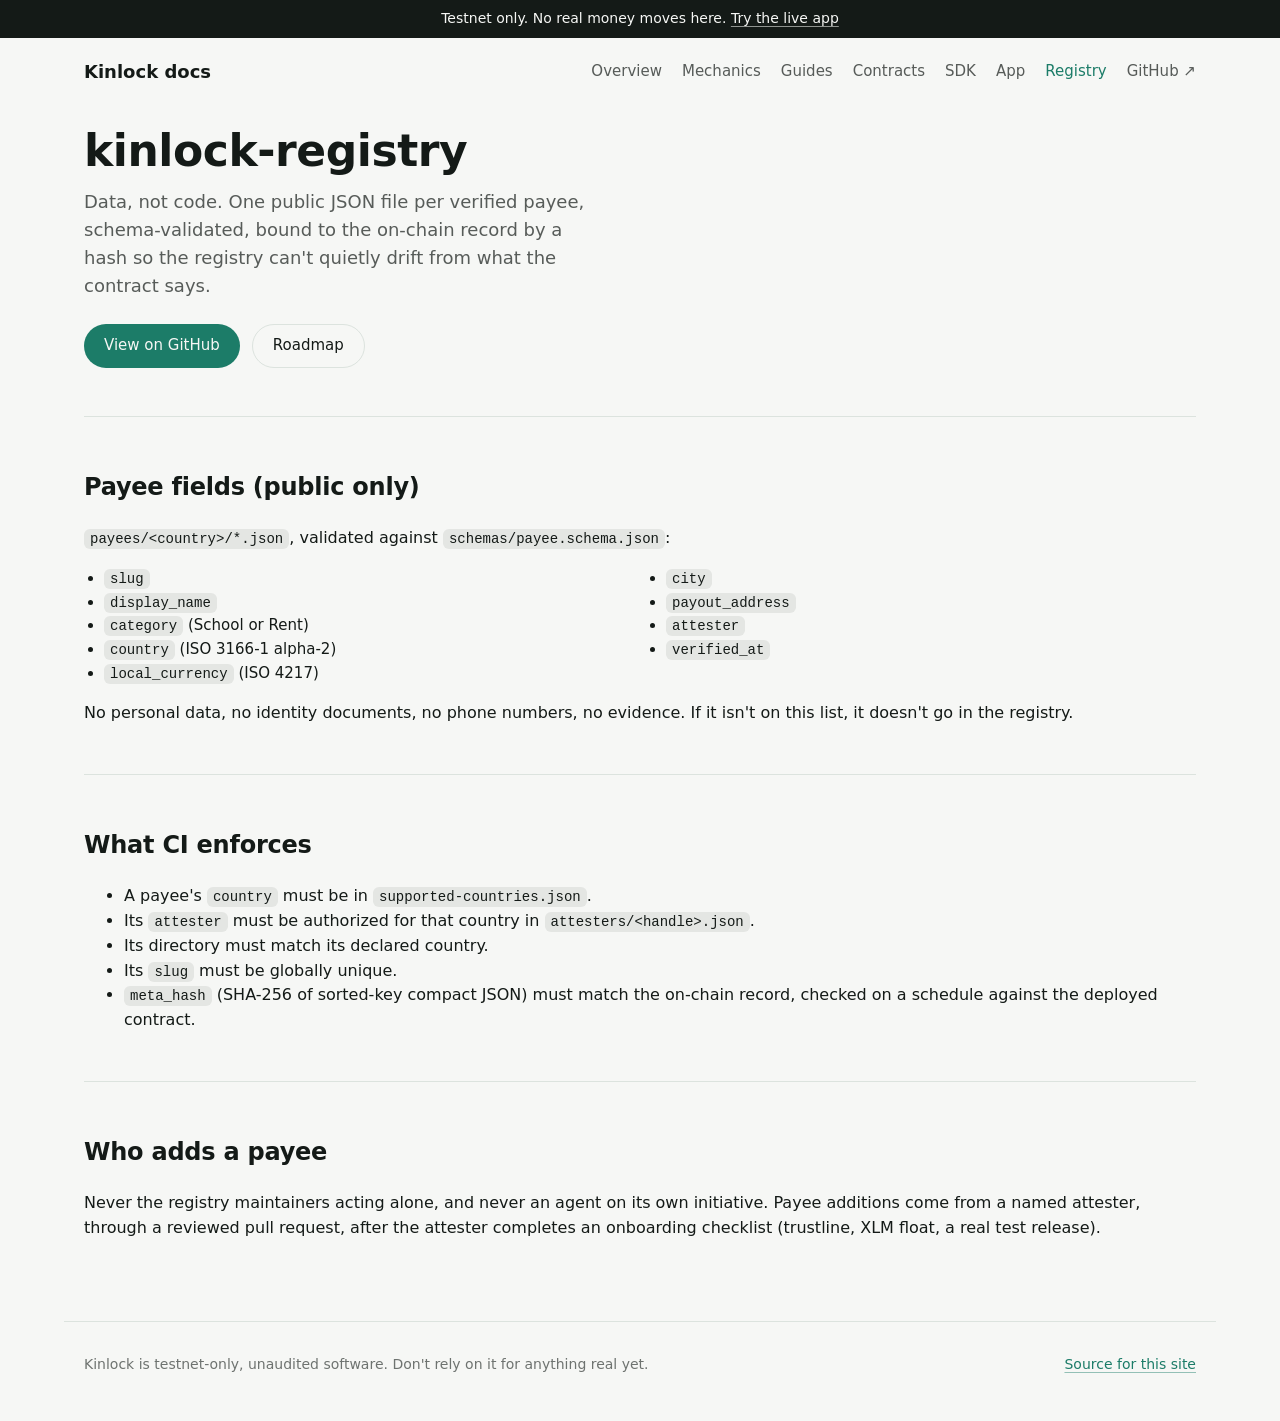
<file: registry.html>
<!doctype html>
<html lang="en">
<head>
<meta charset="utf-8" />
<meta name="viewport" content="width=device-width, initial-scale=1" />
<title>kinlock-registry &middot; Kinlock docs</title>
<meta name="description" content="The public, hash-bound registry of Kinlock-verified payees." />
<link rel="icon" href="favicon.svg" type="image/svg+xml" />
<link rel="icon" href="favicon-32.png" sizes="32x32" type="image/png" />
<link rel="apple-touch-icon" href="apple-touch-icon.png" />
<link rel="stylesheet" href="styles.css" />
</head>
<body>
<div class="banner">Testnet only. No real money moves here. <a href="https://kinlock-app.vercel.app">Try the live app</a></div>
<header class="site">
  <a class="brand" href="index.html">Kinlock docs</a>
  <button type="button" class="nav-toggle" aria-expanded="false" aria-controls="site-nav" aria-label="Open menu">
    <span></span><span></span><span></span>
  </button>
  <nav class="site" id="site-nav">
    <a href="index.html">Overview</a>
    <a href="mechanics.html">Mechanics</a>
    <a href="guides.html">Guides</a>
    <a href="contracts.html">Contracts</a>
    <a href="sdk.html">SDK</a>
    <a href="app.html">App</a>
    <a href="registry.html" aria-current="page">Registry</a>
    <a href="https://github.com/Kinlock-Org">GitHub ↗</a>
  </nav>
</header>
<main>
  <section class="hero">
    <h1>kinlock-registry</h1>
    <p class="lede">
      Data, not code. One public JSON file per verified payee, schema-validated, bound to the
      on-chain record by a hash so the registry can't quietly drift from what the contract says.
    </p>
    <div class="cta-row">
      <a class="btn primary" href="https://github.com/Kinlock-Org/kinlock-registry">View on GitHub</a>
      <a class="btn ghost" href="https://github.com/Kinlock-Org/kinlock-registry/blob/main/ROADMAP.md">Roadmap</a>
    </div>
  </section>

  <section>
    <h2>Payee fields (public only)</h2>
    <p>
      <code>payees/&lt;country&gt;/*.json</code>, validated against
      <code>schemas/payee.schema.json</code>:
    </p>
    <ul class="api-list">
      <li><code>slug</code></li>
      <li><code>display_name</code></li>
      <li><code>category</code> (School or Rent)</li>
      <li><code>country</code> (ISO 3166-1 alpha-2)</li>
      <li><code>local_currency</code> (ISO 4217)</li>
      <li><code>city</code></li>
      <li><code>payout_address</code></li>
      <li><code>attester</code></li>
      <li><code>verified_at</code></li>
    </ul>
    <p>No personal data, no identity documents, no phone numbers, no evidence. If it isn't on this list, it doesn't go in the registry.</p>
  </section>

  <section>
    <h2>What CI enforces</h2>
    <ul>
      <li>A payee's <code>country</code> must be in <code>supported-countries.json</code>.</li>
      <li>Its <code>attester</code> must be authorized for that country in <code>attesters/&lt;handle&gt;.json</code>.</li>
      <li>Its directory must match its declared country.</li>
      <li>Its <code>slug</code> must be globally unique.</li>
      <li><code>meta_hash</code> (SHA-256 of sorted-key compact JSON) must match the on-chain record, checked on a schedule against the deployed contract.</li>
    </ul>
  </section>

  <section>
    <h2>Who adds a payee</h2>
    <p>
      Never the registry maintainers acting alone, and never an agent on its own initiative.
      Payee additions come from a named attester, through a reviewed pull request, after the
      attester completes an onboarding checklist (trustline, XLM float, a real test release).
    </p>
  </section>
</main>
<footer class="site">
  <span>Kinlock is testnet-only, unaudited software. Don't rely on it for anything real yet.</span>
  <span><a href="https://github.com/Kinlock-Org/Kinlock-Org.github.io">Source for this site</a></span>
</footer>
<script src="nav.js" defer></script>
</body>
</html>
</file>
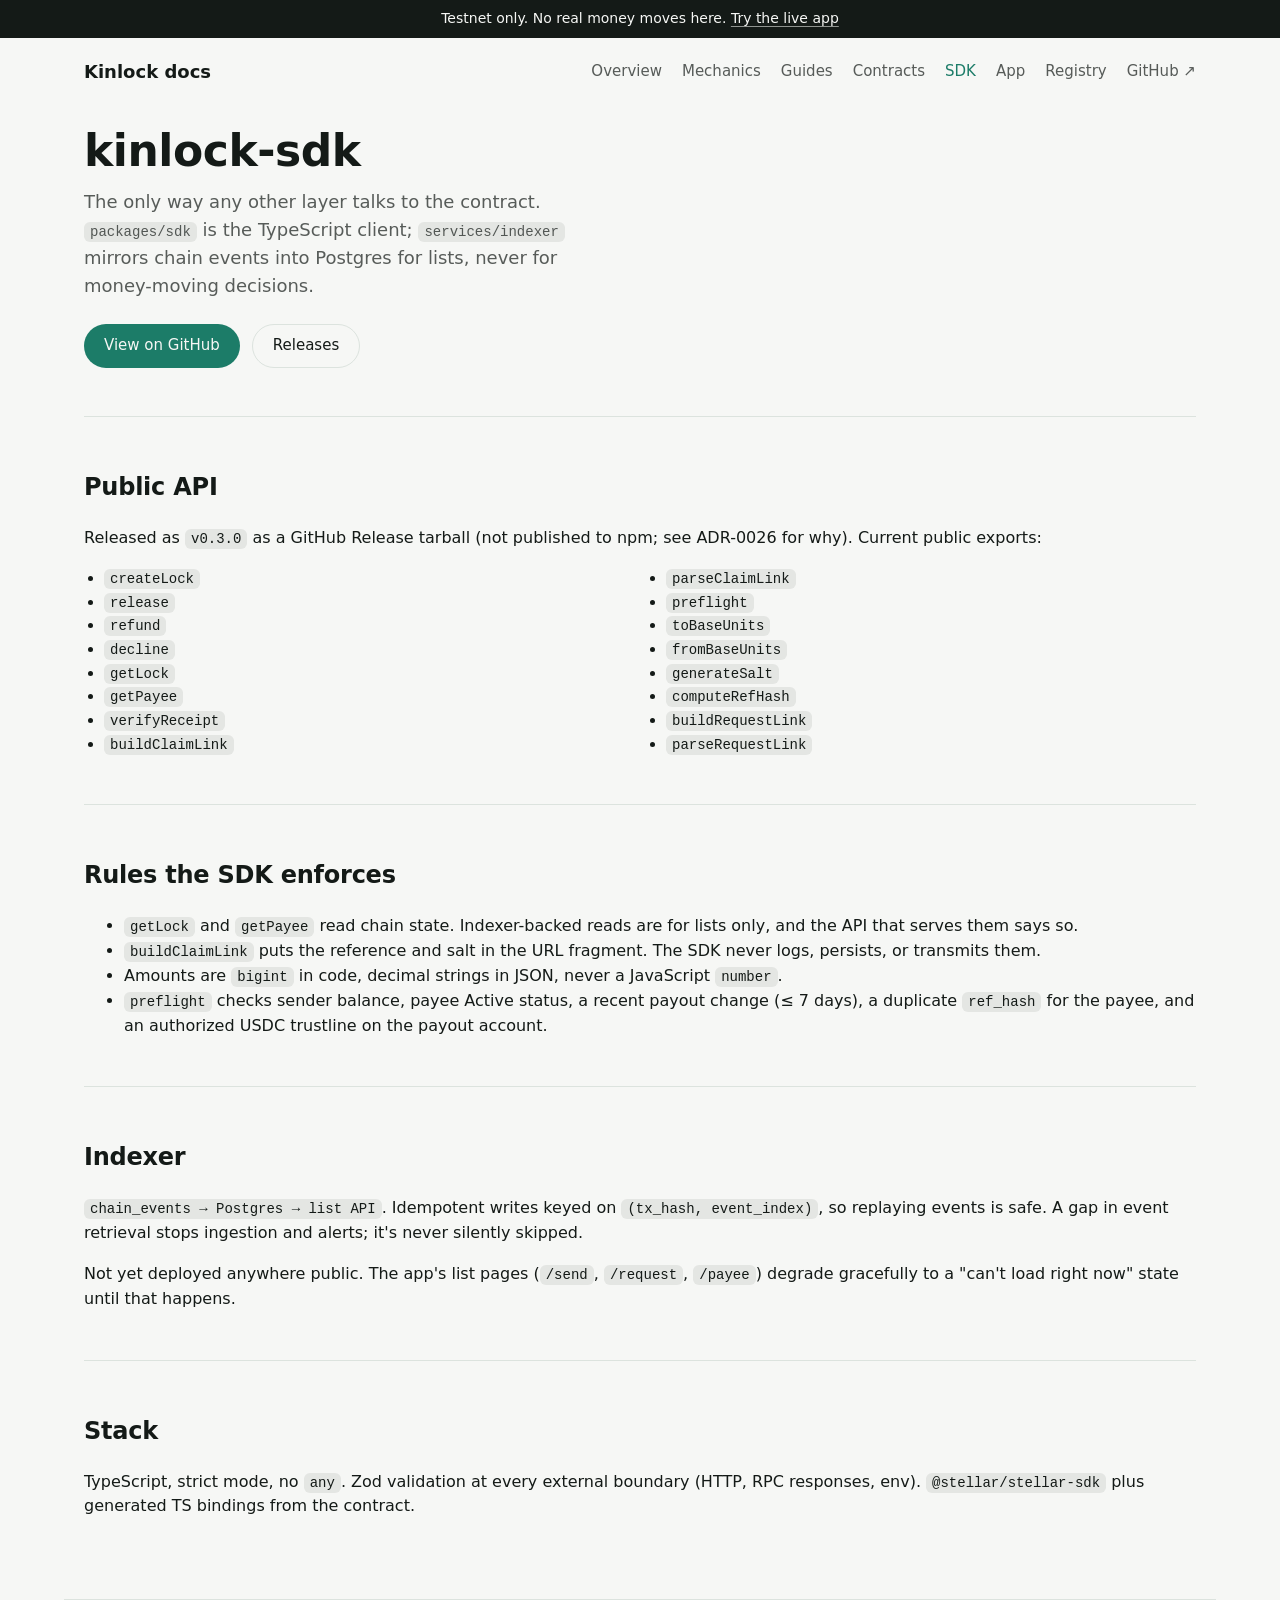
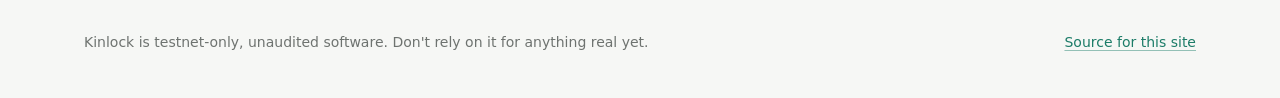
<file: sdk.html>
<!doctype html>
<html lang="en">
<head>
<meta charset="utf-8" />
<meta name="viewport" content="width=device-width, initial-scale=1" />
<title>kinlock-sdk &middot; Kinlock docs</title>
<meta name="description" content="The TypeScript client and event indexer for Kinlock." />
<link rel="icon" href="favicon.svg" type="image/svg+xml" />
<link rel="icon" href="favicon-32.png" sizes="32x32" type="image/png" />
<link rel="apple-touch-icon" href="apple-touch-icon.png" />
<link rel="stylesheet" href="styles.css" />
</head>
<body>
<div class="banner">Testnet only. No real money moves here. <a href="https://kinlock-app.vercel.app">Try the live app</a></div>
<header class="site">
  <a class="brand" href="index.html">Kinlock docs</a>
  <button type="button" class="nav-toggle" aria-expanded="false" aria-controls="site-nav" aria-label="Open menu">
    <span></span><span></span><span></span>
  </button>
  <nav class="site" id="site-nav">
    <a href="index.html">Overview</a>
    <a href="mechanics.html">Mechanics</a>
    <a href="guides.html">Guides</a>
    <a href="contracts.html">Contracts</a>
    <a href="sdk.html" aria-current="page">SDK</a>
    <a href="app.html">App</a>
    <a href="registry.html">Registry</a>
    <a href="https://github.com/Kinlock-Org">GitHub ↗</a>
  </nav>
</header>
<main>
  <section class="hero">
    <h1>kinlock-sdk</h1>
    <p class="lede">
      The only way any other layer talks to the contract. <code>packages/sdk</code> is the
      TypeScript client; <code>services/indexer</code> mirrors chain events into Postgres for
      lists, never for money-moving decisions.
    </p>
    <div class="cta-row">
      <a class="btn primary" href="https://github.com/Kinlock-Org/kinlock-sdk">View on GitHub</a>
      <a class="btn ghost" href="https://github.com/Kinlock-Org/kinlock-sdk/releases">Releases</a>
    </div>
  </section>

  <section>
    <h2>Public API</h2>
    <p>
      Released as <code>v0.3.0</code> as a GitHub Release tarball (not published to npm; see
      ADR-0026 for why). Current public exports:
    </p>
    <ul class="api-list">
      <li><code>createLock</code></li>
      <li><code>release</code></li>
      <li><code>refund</code></li>
      <li><code>decline</code></li>
      <li><code>getLock</code></li>
      <li><code>getPayee</code></li>
      <li><code>verifyReceipt</code></li>
      <li><code>buildClaimLink</code></li>
      <li><code>parseClaimLink</code></li>
      <li><code>preflight</code></li>
      <li><code>toBaseUnits</code></li>
      <li><code>fromBaseUnits</code></li>
      <li><code>generateSalt</code></li>
      <li><code>computeRefHash</code></li>
      <li><code>buildRequestLink</code></li>
      <li><code>parseRequestLink</code></li>
    </ul>
  </section>

  <section>
    <h2>Rules the SDK enforces</h2>
    <ul>
      <li><code>getLock</code> and <code>getPayee</code> read chain state. Indexer-backed reads are for lists only, and the API that serves them says so.</li>
      <li><code>buildClaimLink</code> puts the reference and salt in the URL fragment. The SDK never logs, persists, or transmits them.</li>
      <li>Amounts are <code>bigint</code> in code, decimal strings in JSON, never a JavaScript <code>number</code>.</li>
      <li><code>preflight</code> checks sender balance, payee Active status, a recent payout change (&le; 7 days), a duplicate <code>ref_hash</code> for the payee, and an authorized USDC trustline on the payout account.</li>
    </ul>
  </section>

  <section>
    <h2>Indexer</h2>
    <p>
      <code>chain_events &rarr; Postgres &rarr; list API</code>. Idempotent writes keyed on
      <code>(tx_hash, event_index)</code>, so replaying events is safe. A gap in event retrieval
      stops ingestion and alerts; it's never silently skipped.
    </p>
    <p>
      Not yet deployed anywhere public. The app's list pages (<code>/send</code>,
      <code>/request</code>, <code>/payee</code>) degrade gracefully to a "can't load right now"
      state until that happens.
    </p>
  </section>

  <section>
    <h2>Stack</h2>
    <p>TypeScript, strict mode, no <code>any</code>. Zod validation at every external boundary (HTTP, RPC responses, env). <code>@stellar/stellar-sdk</code> plus generated TS bindings from the contract.</p>
  </section>
</main>
<footer class="site">
  <span>Kinlock is testnet-only, unaudited software. Don't rely on it for anything real yet.</span>
  <span><a href="https://github.com/Kinlock-Org/Kinlock-Org.github.io">Source for this site</a></span>
</footer>
<script src="nav.js" defer></script>
</body>
</html>
</file>
<file: styles.css>
:root {
  --ink: #141a17;
  --paper: #f6f7f5;
  --accent: #1c7c68;
  --accent-ink: #f6f7f5;
  --line: #dce3de;
  --panel: #ffffff;
  /* Strong ease-out for UI entrances/exits (animate skill). Built-in CSS ease-out is too weak. */
  --ease-out: cubic-bezier(0.23, 1, 0.32, 1);
}

@media (prefers-color-scheme: dark) {
  :root {
    --ink: #e8ede9;
    --paper: #0f1512;
    --accent: #35a085;
    --accent-ink: #0f1512;
    --line: #1c2622;
    --panel: #141b17;
  }
}

* {
  box-sizing: border-box;
}

html {
  color-scheme: light dark;
}

body {
  margin: 0;
  background: var(--paper);
  color: var(--ink);
  font-family: ui-sans-serif, system-ui, -apple-system, "Segoe UI", Roboto, sans-serif;
  line-height: 1.55;
  -webkit-font-smoothing: antialiased;
}

a {
  color: var(--accent);
  text-decoration: underline;
  text-decoration-color: color-mix(in srgb, var(--accent) 45%, transparent);
  text-underline-offset: 3px;
}

a:hover {
  text-decoration-color: var(--accent);
}

.banner {
  background: var(--ink);
  color: var(--paper);
  text-align: center;
  font-size: 0.875rem;
  padding: 0.5rem 1rem;
}

.banner a {
  color: var(--paper);
  text-decoration-color: color-mix(in srgb, var(--paper) 55%, transparent);
}

header.site {
  max-width: 72rem;
  margin: 0 auto;
  display: flex;
  align-items: center;
  justify-content: space-between;
  gap: 1rem;
  padding: 1.25rem 1.25rem 0.5rem;
}

.brand {
  font-weight: 600;
  font-size: 1.125rem;
  text-decoration: none;
  color: var(--ink);
}

nav.site {
  display: flex;
  gap: 1.25rem;
  flex-wrap: wrap;
  font-size: 0.9375rem;
}

nav.site a {
  text-decoration: none;
  color: var(--ink);
  opacity: 0.7;
}

nav.site a:hover,
nav.site a[aria-current="page"] {
  opacity: 1;
  color: var(--accent);
}

.nav-toggle {
  display: none;
  width: 2.25rem;
  height: 2.25rem;
  margin-left: auto;
  padding: 0;
  border: 0;
  background: none;
  cursor: pointer;
}

.nav-toggle span {
  display: block;
  width: 1.25rem;
  height: 2px;
  margin: 0 auto;
  border-radius: 999px;
  background: var(--ink);
  transition: transform 150ms var(--ease-out), opacity 150ms var(--ease-out);
}

.nav-toggle span + span {
  margin-top: 4px;
}

.nav-toggle[aria-expanded="true"] span:nth-child(1) {
  transform: translateY(6px) rotate(45deg);
}

.nav-toggle[aria-expanded="true"] span:nth-child(2) {
  opacity: 0;
}

.nav-toggle[aria-expanded="true"] span:nth-child(3) {
  transform: translateY(-6px) rotate(-45deg);
}

@media (max-width: 640px) {
  .nav-toggle {
    display: block;
  }

  nav.site {
    display: none;
    position: absolute;
    inset-inline: 0;
    top: 100%;
    z-index: 10;
    flex-direction: column;
    gap: 0;
    padding: 0.5rem 1.25rem 1rem;
    background: var(--paper);
    border-bottom: 1px solid var(--line);
  }

  nav.site[data-open] {
    display: flex;
    animation: menu-in 200ms var(--ease-out) both;
  }

  nav.site a {
    padding: 0.625rem 0;
    border-top: 1px solid var(--line);
  }

  nav.site a:first-child {
    border-top: none;
  }

  header.site {
    position: relative;
  }
}

@keyframes menu-in {
  from {
    opacity: 0;
    transform: translateY(-8px);
  }
  to {
    opacity: 1;
    transform: translateY(0);
  }
}

@media (prefers-reduced-motion: reduce) {
  nav.site[data-open] {
    animation-duration: 1ms;
  }

  .nav-toggle span {
    transition-duration: 1ms;
  }
}

/* Hero entrance stagger (animate skill: rare/first-tier content, purpose = explanation). */
@keyframes reveal-up {
  from {
    opacity: 0;
    transform: translateY(12px);
  }
  to {
    opacity: 1;
    transform: translateY(0);
  }
}

.reveal {
  animation: reveal-up 500ms var(--ease-out) both;
}

.reveal-1 {
  animation-delay: 80ms;
}

.reveal-2 {
  animation-delay: 160ms;
}

@media (prefers-reduced-motion: reduce) {
  .reveal {
    animation-duration: 1ms;
    animation-delay: 0ms;
  }
}

main {
  max-width: 72rem;
  margin: 0 auto;
  padding: 1.5rem 1.25rem 4rem;
}

.hero h1 {
  font-size: clamp(1.75rem, 1.2rem + 2vw, 2.75rem);
  line-height: 1.15;
  letter-spacing: -0.01em;
  margin: 0.5rem 0 0;
  max-width: 28ch;
}

.hero p.lede {
  font-size: 1.125rem;
  color: color-mix(in srgb, var(--ink) 70%, transparent);
  max-width: 46ch;
  margin-top: 0.75rem;
}

.cta-row {
  display: flex;
  gap: 0.75rem;
  flex-wrap: wrap;
  margin-top: 1.5rem;
}

.btn {
  display: inline-flex;
  align-items: center;
  border-radius: 999px;
  padding: 0.6rem 1.25rem;
  font-weight: 500;
  text-decoration: none;
  font-size: 0.9375rem;
}

.btn.primary {
  background: var(--accent);
  color: var(--accent-ink);
}

.btn.ghost {
  border: 1px solid var(--line);
  color: var(--ink);
}

.flow {
  display: flex;
  align-items: center;
  gap: 0.5rem;
  flex-wrap: wrap;
  margin: 2rem 0;
}

.flow .node {
  border: 1px solid var(--line);
  border-radius: 0.75rem;
  padding: 0.75rem 1rem;
  font-size: 0.9375rem;
  background: var(--panel);
}

.flow .node.emphasis {
  border-color: var(--accent);
  background: color-mix(in srgb, var(--accent) 10%, var(--panel));
}

.flow .arrow {
  color: color-mix(in srgb, var(--ink) 40%, transparent);
}

.repo-grid {
  display: grid;
  gap: 1rem;
  grid-template-columns: repeat(2, 1fr);
  margin-top: 1.5rem;
}

@media (max-width: 640px) {
  .repo-grid {
    grid-template-columns: 1fr;
  }
}

.card {
  border: 1px solid var(--line);
  border-radius: 1rem;
  padding: 1.25rem;
  background: var(--panel);
}

.card h3 {
  margin: 0 0 0.25rem;
  font-size: 1.125rem;
}

.card p {
  margin: 0;
  color: color-mix(in srgb, var(--ink) 70%, transparent);
  font-size: 0.9375rem;
}

.card .meta {
  margin-top: 0.75rem;
  font-size: 0.8125rem;
  color: color-mix(in srgb, var(--ink) 55%, transparent);
}

section + section {
  margin-top: 3rem;
  padding-top: 2rem;
  border-top: 1px solid var(--line);
}

h2 {
  font-size: 1.5rem;
  letter-spacing: -0.01em;
}

dl.facts {
  display: grid;
  grid-template-columns: max-content 1fr;
  gap: 0.5rem 1.5rem;
  font-size: 0.9375rem;
}

dl.facts dt {
  color: color-mix(in srgb, var(--ink) 55%, transparent);
}

dl.facts dd {
  margin: 0;
}

code,
pre {
  font-family: ui-monospace, SFMono-Regular, Menlo, Consolas, monospace;
  font-size: 0.875rem;
}

code {
  background: color-mix(in srgb, var(--ink) 8%, transparent);
  padding: 0.125rem 0.375rem;
  border-radius: 0.375rem;
}

pre {
  background: color-mix(in srgb, var(--ink) 6%, transparent);
  padding: 1rem;
  border-radius: 0.75rem;
  overflow-x: auto;
}

pre code {
  background: none;
  padding: 0;
}

ul.api-list {
  columns: 2;
  column-gap: 2rem;
  font-size: 0.9375rem;
  padding-left: 1.25rem;
}

@media (max-width: 640px) {
  ul.api-list {
    columns: 1;
  }
}

footer.site {
  max-width: 72rem;
  margin: 0 auto;
  padding: 2rem 1.25rem 3rem;
  border-top: 1px solid var(--line);
  font-size: 0.875rem;
  color: color-mix(in srgb, var(--ink) 60%, transparent);
  display: flex;
  flex-wrap: wrap;
  gap: 1rem;
  justify-content: space-between;
}
</file>
